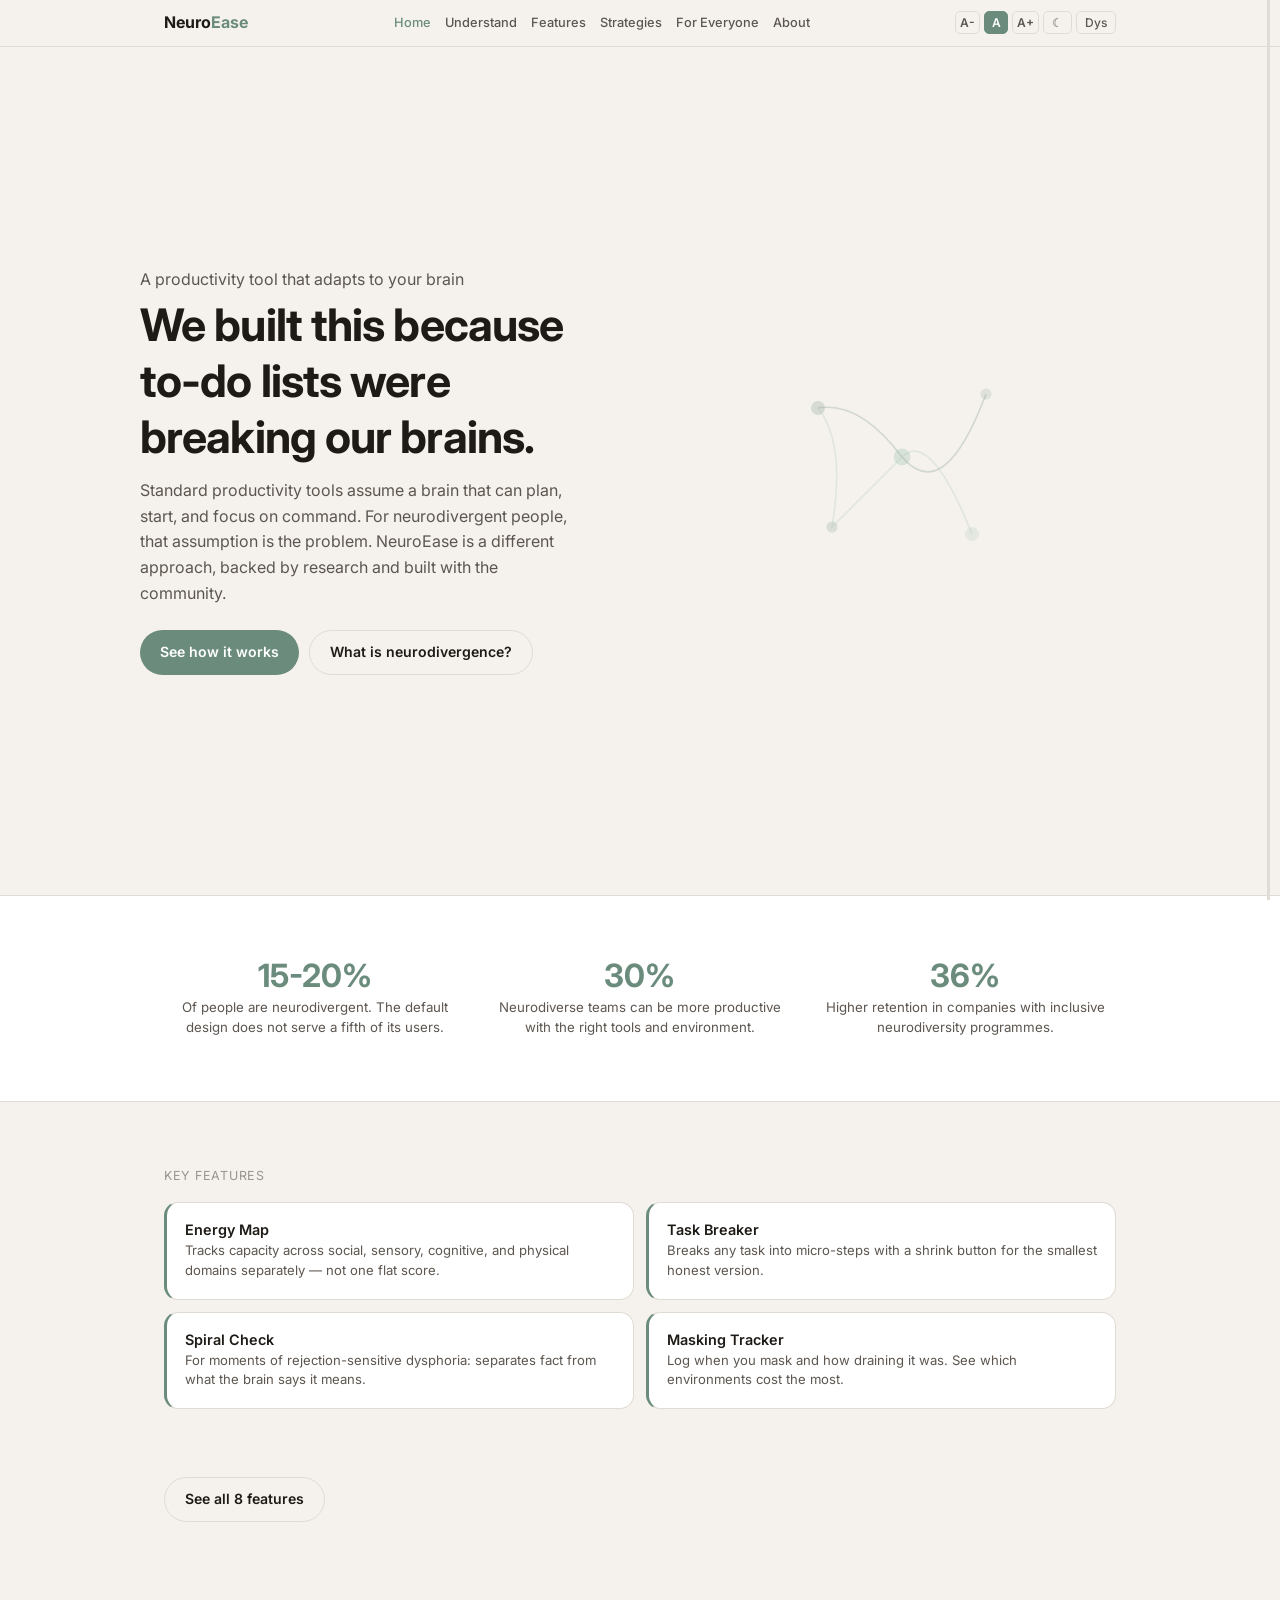
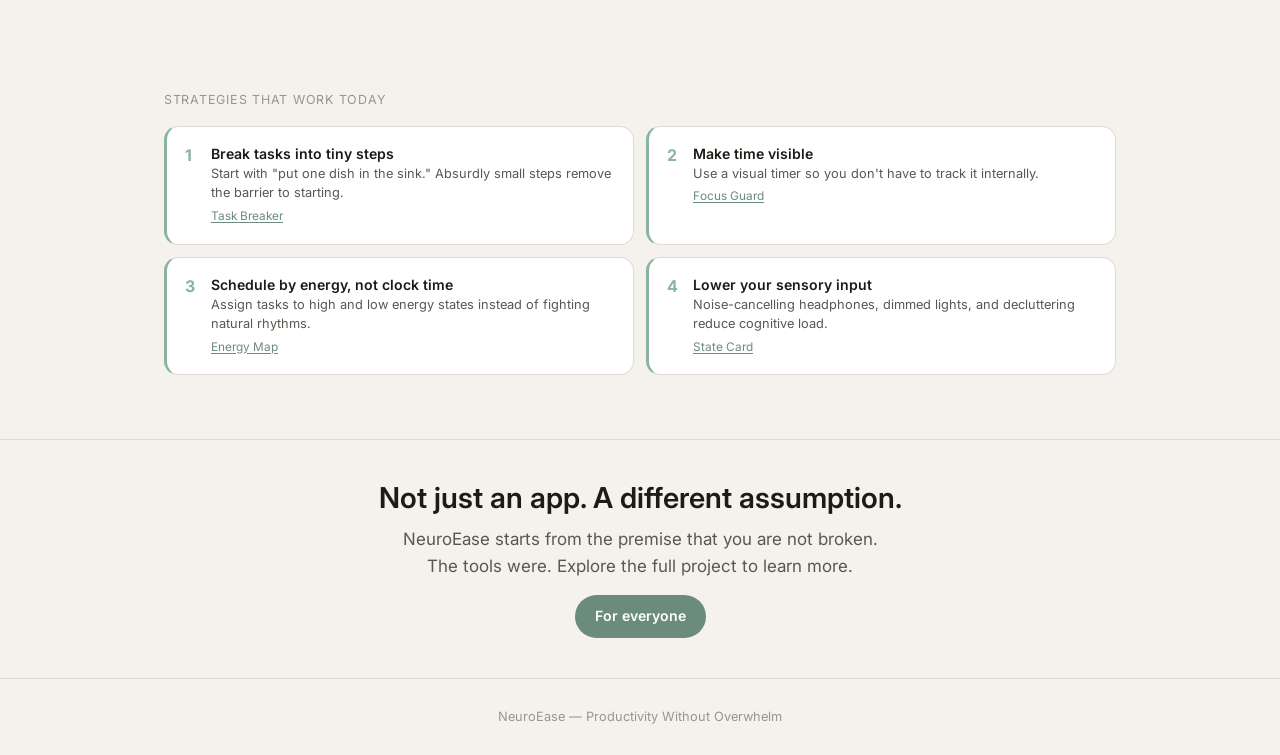
<file: index.html>
<!DOCTYPE html>
<html lang="en" data-theme="calm" data-size="a">
<head>
<meta charset="UTF-8">
<meta name="viewport" content="width=device-width, initial-scale=1.0">
<title>NeuroEase — Productivity Without Overwhelm</title>
<link rel="preconnect" href="https://fonts.googleapis.com">
<link href="https://fonts.googleapis.com/css2?family=Inter:wght@400;500;600;700&display=swap" rel="stylesheet">
<link rel="stylesheet" href="styles.css">
<style>
.hero{min-height:calc(100vh - 52px);display:flex;align-items:center;padding:48px 24px}
.hero-inner{display:grid;grid-template-columns:1fr 1fr;gap:48px;align-items:center;max-width:1000px;margin:0 auto;width:100%}
.hero h1{margin-bottom:12px;max-width:480px}
.hero p{font-size:1rem;margin-bottom:24px;color:var(--text-secondary);max-width:440px}
.hero-actions{display:flex;gap:10px}
.hero-illus{display:flex;align-items:center;justify-content:center}
.hero-illus svg{width:100%;max-width:280px;opacity:0.65}

.stats-preview{background:var(--surface);border-top:1px solid var(--hairline);border-bottom:1px solid var(--hairline)}
.stats-preview .container{display:grid;grid-template-columns:repeat(3,1fr);gap:24px}
.stats-preview .stat{text-align:center}
.stats-preview .stat .big{font-family:var(--font-display);font-weight:700;font-size:2rem;color:var(--accent);line-height:1}
.stats-preview .stat p{font-size:0.83rem;color:var(--text-secondary);margin-top:6px;line-height:1.5}

.preview-head{font-size:0.78rem;color:var(--text-muted);text-transform:uppercase;letter-spacing:0.06em;margin-bottom:16px}
.preview-grid{display:grid;grid-template-columns:1fr 1fr;gap:12px}
.preview-card{
  background:var(--surface);border-radius:var(--radius);
  border:1px solid var(--hairline);padding:18px;
  border-left:3px solid var(--accent);transition:transform .2s,box-shadow .2s
}
.preview-card:hover{transform:translateY(-3px);box-shadow:var(--shadow-md)}
.preview-card h3{font-size:0.9rem;margin-bottom:2px}
.preview-card p{font-size:0.82rem;color:var(--text-secondary);line-height:1.5}
.preview-card.s{display:flex;gap:10px;border-left-color:var(--accent-2)}
.preview-card.s .num{font-family:var(--font-display);font-weight:700;font-size:1rem;color:var(--accent-2);flex-shrink:0;width:16px;line-height:1.3}
.preview-card.s h3{font-size:0.88rem;margin-bottom:2px}
.preview-card.s p{font-size:0.8rem;color:var(--text-secondary)}
.preview-card.s .tie{font-size:0.74rem;color:var(--accent);margin-top:4px}
.closing-block{padding:40px 0;text-align:center}
.closing-block .btn{margin-top:16px}

.hero-illus svg{animation:float 4s ease-in-out infinite}
@keyframes float{0%,100%{transform:translateY(0)}50%{transform:translateY(-8px)}}

@media(max-width:700px){
  .hero-inner{grid-template-columns:1fr}
  .hero-illus{display:none}
  .hero{padding:32px 20px}
  .stats-preview .container{grid-template-columns:1fr}
  .preview-grid{grid-template-columns:1fr}
}
</style>
</head>
<body>

<header>
  <div class="header-inner">
    <div class="logo">Neuro<span>Ease</span></div>
    <nav class="nav-links">
      <a href="index.html" class="active">Home</a>
      <a href="understand.html">Understand</a>
      <a href="features.html">Features</a>
      <a href="strategies.html">Strategies</a>
      <a href="for-everyone.html">For Everyone</a>
      <a href="about.html">About</a>
    </nav>
    <div class="controls">
      <button class="ctrl-btn size-btn" data-size="sm" title="Smaller text">A-</button>
      <button class="ctrl-btn size-btn active" data-size="a" title="Default text">A</button>
      <button class="ctrl-btn size-btn" data-size="lg" title="Larger text">A+</button>
      <button class="ctrl-btn" id="themeToggle" title="Switch theme">&#9790;</button>
      <button class="ctrl-btn" id="dyslexiaToggle" title="Dyslexia-friendly font">Dys</button>
    </div>
  </div>
</header>

<section class="hero">
  <div class="hero-inner">
    <div>
      <p class="sm" style="margin-bottom:6px;">A productivity tool that adapts to your brain</p>
      <h1>We built this because to-do lists were breaking our brains.</h1>
      <p>Standard productivity tools assume a brain that can plan, start, and focus on command. For neurodivergent people, that assumption is the problem. NeuroEase is a different approach, backed by research and built with the community.</p>
      <div class="hero-actions">
        <a href="features.html" class="btn btn-primary">See how it works</a>
        <a href="understand.html" class="btn btn-outline">What is neurodivergence?</a>
      </div>
    </div>
    <div class="hero-illus">
      <svg viewBox="0 0 200 160" fill="none" xmlns="http://www.w3.org/2000/svg" aria-hidden="true">
        <circle cx="40" cy="35" r="5" fill="var(--accent)" opacity="0.35"/>
        <circle cx="160" cy="25" r="4" fill="var(--accent)" opacity="0.25"/>
        <circle cx="100" cy="70" r="6" fill="var(--accent-2)" opacity="0.4"/>
        <circle cx="50" cy="120" r="4" fill="var(--accent)" opacity="0.3"/>
        <circle cx="150" cy="125" r="5" fill="var(--accent-2)" opacity="0.25"/>
        <path d="M40 35 Q70 30 100 70 Q130 105 160 25" stroke="var(--accent)" stroke-width="1.2" fill="none" opacity="0.4"/>
        <path d="M40 35 Q60 60 50 120 Q80 90 100 70 Q120 50 150 125" stroke="var(--accent-2)" stroke-width="1.2" fill="none" opacity="0.3"/>
      </svg>
    </div>
  </div>
</section>

<section class="stats-preview">
  <div class="container">
    <div class="stat">
      <div class="big">15-20%</div>
      <p>Of people are neurodivergent. The default design does not serve a fifth of its users.</p>
    </div>
    <div class="stat">
      <div class="big">30%</div>
      <p>Neurodiverse teams can be more productive with the right tools and environment.</p>
    </div>
    <div class="stat">
      <div class="big">36%</div>
      <p>Higher retention in companies with inclusive neurodiversity programmes.</p>
    </div>
  </div>
</section>

<section>
  <div class="container">
    <p class="preview-head">Key features</p>
    <div class="preview-grid">
      <div class="preview-card reveal">
        <h3>Energy Map</h3>
        <p>Tracks capacity across social, sensory, cognitive, and physical domains separately — not one flat score.</p>
      </div>
      <div class="preview-card reveal">
        <h3>Task Breaker</h3>
        <p>Breaks any task into micro-steps with a shrink button for the smallest honest version.</p>
      </div>
      <div class="preview-card reveal">
        <h3>Spiral Check</h3>
        <p>For moments of rejection-sensitive dysphoria: separates fact from what the brain says it means.</p>
      </div>
      <div class="preview-card reveal">
        <h3>Masking Tracker</h3>
        <p>Log when you mask and how draining it was. See which environments cost the most.</p>
      </div>
    </div>
    <div class="closing-block" style="text-align:left;margin-top:12px;">
      <a href="features.html" class="btn btn-outline">See all 8 features</a>
    </div>
  </div>
</section>

<section>
  <div class="container">
    <p class="preview-head">Strategies that work today</p>
    <div class="preview-grid">
      <div class="preview-card s reveal">
        <div class="num">1</div>
        <div>
          <h3>Break tasks into tiny steps</h3>
          <p>Start with "put one dish in the sink." Absurdly small steps remove the barrier to starting.</p>
          <div class="tie"><a href="features.html">Task Breaker</a></div>
        </div>
      </div>
      <div class="preview-card s reveal">
        <div class="num">2</div>
        <div>
          <h3>Make time visible</h3>
          <p>Use a visual timer so you don't have to track it internally.</p>
          <div class="tie"><a href="features.html">Focus Guard</a></div>
        </div>
      </div>
      <div class="preview-card s reveal">
        <div class="num">3</div>
        <div>
          <h3>Schedule by energy, not clock time</h3>
          <p>Assign tasks to high and low energy states instead of fighting natural rhythms.</p>
          <div class="tie"><a href="features.html">Energy Map</a></div>
        </div>
      </div>
      <div class="preview-card s reveal">
        <div class="num">4</div>
        <div>
          <h3>Lower your sensory input</h3>
          <p>Noise-cancelling headphones, dimmed lights, and decluttering reduce cognitive load.</p>
          <div class="tie"><a href="features.html">State Card</a></div>
        </div>
      </div>
    </div>
  </div>
</section>

<section class="closing-block reveal" style="border-top:1px solid var(--hairline);">
  <div class="container">
    <h2>Not just an app. A different assumption.</h2>
    <p class="sub" style="margin:10px auto 0;max-width:500px;">NeuroEase starts from the premise that you are not broken. The tools were. Explore the full project to learn more.</p>
    <a href="for-everyone.html" class="btn btn-primary">For everyone</a>
  </div>
</section>

<footer><p>NeuroEase — Productivity Without Overwhelm</p></footer>

<div class="scroll-line" aria-hidden="true"><div class="scroll-line-fill" id="scrollFill"></div></div>

<script>
(function(){
  const html=document.documentElement;const key='neuroease';
  function load(){try{const d=JSON.parse(localStorage.getItem(key));if(d){if(d.theme)html.setAttribute('data-theme',d.theme);if(d.size)html.setAttribute('data-size',d.size);if(d.dyslexia)html.setAttribute('data-dyslexia',d.dyslexia);}}catch(e){}}
  function save(){try{localStorage.setItem(key,JSON.stringify({theme:html.getAttribute('data-theme'),size:html.getAttribute('data-size'),dyslexia:html.getAttribute('data-dyslexia')}));}catch(e){}}
  load();
  document.querySelectorAll('.size-btn').forEach(b=>{b.addEventListener('click',()=>{document.querySelectorAll('.size-btn').forEach(x=>x.classList.remove('active'));b.classList.add('active');html.setAttribute('data-size',b.dataset.size);save();});});
  const themeBtn=document.getElementById('themeToggle');themeBtn.addEventListener('click',()=>{const cur=html.getAttribute('data-theme');const next=cur==='calm'?'dark':'calm';html.setAttribute('data-theme',next);themeBtn.innerHTML=next==='calm'?'&#9790;':'&#9788;';save();});if(html.getAttribute('data-theme')==='dark')themeBtn.innerHTML='&#9788;';
  const dysBtn=document.getElementById('dyslexiaToggle');dysBtn.addEventListener('click',()=>{const cur=html.getAttribute('data-dyslexia');if(cur==='on'){html.removeAttribute('data-dyslexia');dysBtn.textContent='Dys';dysBtn.classList.remove('active')}else{html.setAttribute('data-dyslexia','on');dysBtn.textContent='Dys';dysBtn.classList.add('active')}save();});if(html.getAttribute('data-dyslexia')==='on')dysBtn.classList.add('active');
  const sz=html.getAttribute('data-size');if(sz){document.querySelectorAll('.size-btn').forEach(b=>b.classList.toggle('active',b.dataset.size===sz));}
  window.addEventListener('scroll',()=>{const h=document.documentElement.scrollHeight-window.innerHeight;if(h>0)document.getElementById('scrollFill').style.height=(window.scrollY/h*100)+'%';});
})();
</script>
<script src="neuroease.js"></script>
</body>
</html>
</file>
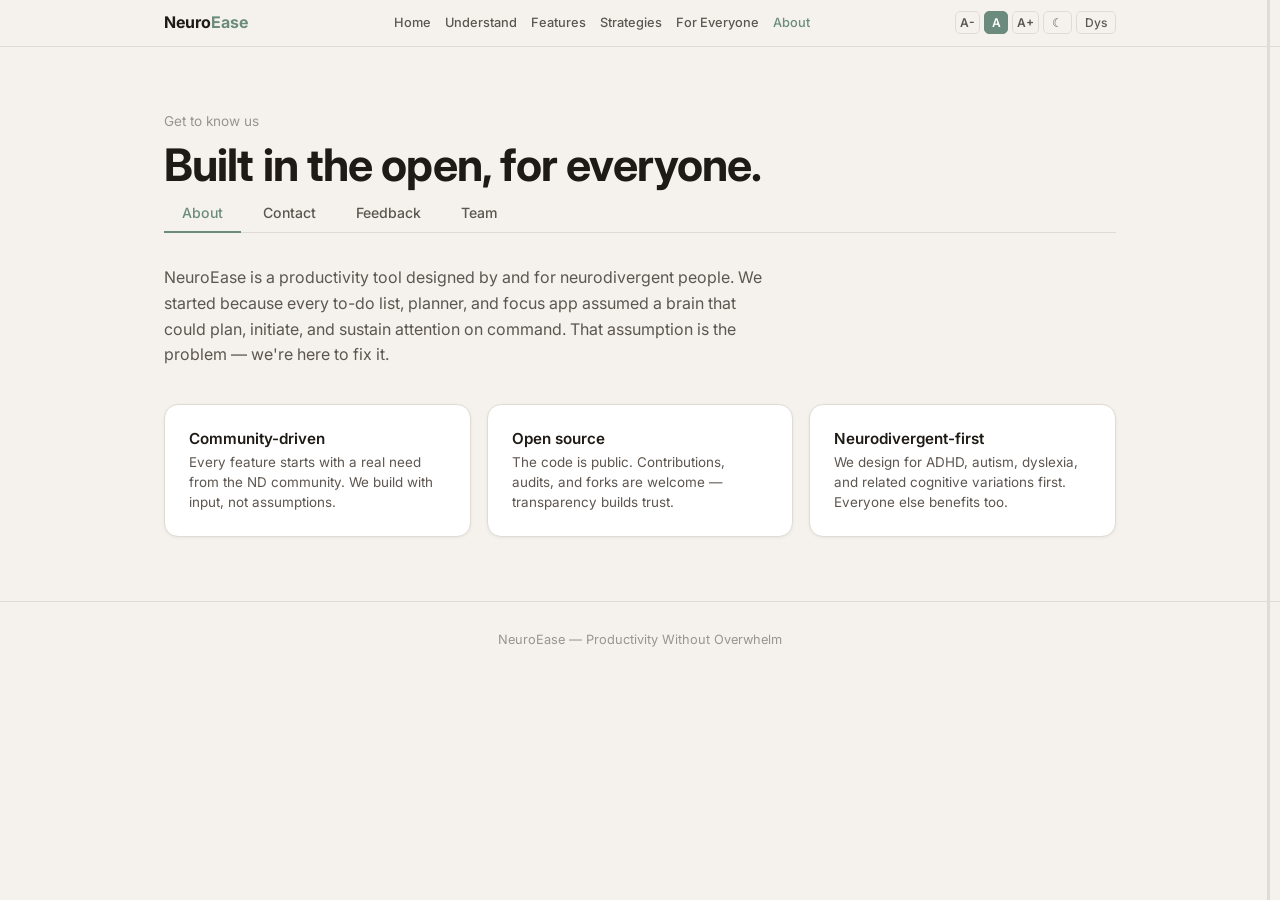
<file: about.html>
<!DOCTYPE html>
<html lang="en" data-theme="calm" data-size="a">
<head>
<meta charset="UTF-8">
<meta name="viewport" content="width=device-width, initial-scale=1.0">
<title>About — NeuroEase</title>
<link rel="preconnect" href="https://fonts.googleapis.com">
<link href="https://fonts.googleapis.com/css2?family=Inter:wght@400;500;600;700&display=swap" rel="stylesheet">
<link rel="stylesheet" href="styles.css">
<style>
.about-intro{max-width:600px;margin-bottom:36px}
.about-intro p{font-size:1rem;color:var(--text-secondary);line-height:1.6}

.tab-bar{display:flex;gap:4px;margin-bottom:0;border-bottom:1px solid var(--hairline);padding:0}
.tab-btn{
  padding:10px 18px;border:none;background:transparent;
  font-family:var(--font-body);font-size:0.88rem;font-weight:500;
  color:var(--text-secondary);cursor:pointer;
  border-bottom:2px solid transparent;margin-bottom:-1px;
  transition:color .2s,border-color .2s
}
.tab-btn:hover{color:var(--text)}
.tab-btn.active{color:var(--accent);border-bottom-color:var(--accent)}

.tab-panel{display:none;padding:32px 0 0;animation:tabIn .35s ease-out}
.tab-panel.active{display:block}
@keyframes tabIn{from{opacity:0;transform:translateY(8px)}to{opacity:1;transform:translateY(0)}}

.value-grid{display:grid;grid-template-columns:1fr 1fr 1fr;gap:16px;margin-top:20px}
.value-card{
  background:var(--surface);border-radius:var(--radius);border:1px solid var(--hairline);
  padding:24px;transition:transform .2s,box-shadow .2s;box-shadow:var(--shadow-sm)
}
.value-card:hover{transform:translateY(-3px);box-shadow:var(--shadow-md)}
.value-card h3{font-size:0.95rem;margin-bottom:4px}
.value-card p{font-size:0.84rem;color:var(--text-secondary);line-height:1.5}

.contact-split{display:grid;grid-template-columns:1fr 1fr;gap:16px;margin-top:20px}
.contact-card{
  background:var(--surface);border-radius:var(--radius);border:1px solid var(--hairline);
  padding:24px;box-shadow:var(--shadow-sm);transition:transform .2s,box-shadow .2s
}
.contact-card:hover{transform:translateY(-2px);box-shadow:var(--shadow-md)}
.contact-card h3{font-size:0.95rem;margin-bottom:4px}
.contact-card>p{font-size:0.84rem;color:var(--text-secondary);margin-bottom:14px;line-height:1.5}

.fg{margin-bottom:12px}
.fg label{display:block;font-size:0.78rem;font-weight:600;color:var(--text);margin-bottom:4px}
.fg input,.fg textarea{
  width:100%;padding:9px 12px;border-radius:var(--radius-sm);
  border:1px solid var(--hairline);background:var(--bg);
  font-family:var(--font-body);font-size:0.85rem;color:var(--text);
  transition:border-color .15s,box-shadow .15s
}
.fg input:focus,.fg textarea:focus{outline:none;border-color:var(--accent);box-shadow:0 0 0 2px rgba(107,140,124,0.15)}
.fg textarea{resize:vertical;min-height:70px}
.fsub{
  padding:8px 18px;border-radius:100px;border:none;
  background:var(--accent);color:#fff;cursor:pointer;
  font-family:var(--font-display);font-weight:600;font-size:0.82rem;
  transition:background .15s,transform .15s
}
.fsub:hover{background:var(--accent-hover);transform:translateY(-1px)}
.fnote{font-size:0.76rem;color:var(--text-muted);margin-top:6px;line-height:1.4}
.opt-out{font-size:0.76rem;color:var(--text-muted);font-style:italic;margin-top:4px}

.team-grid{display:grid;grid-template-columns:1fr 1fr;gap:14px;margin-top:20px}
.team-card{
  background:var(--surface);border-radius:var(--radius);border:1px solid var(--hairline);
  padding:22px;box-shadow:var(--shadow-sm);transition:transform .2s,box-shadow .2s
}
.team-card:hover{transform:translateY(-3px);box-shadow:var(--shadow-md)}
.team-card h3{font-size:0.93rem;margin-bottom:2px}
.team-card p{font-size:0.83rem;color:var(--text-secondary);line-height:1.5}
.team-cta{margin-top:24px;padding:24px;background:var(--surface);border-radius:var(--radius);border:1px solid var(--hairline);text-align:center}
.team-cta p{font-size:0.9rem;color:var(--text-secondary);margin-bottom:12px;line-height:1.5}

@media(max-width:700px){
  .value-grid{grid-template-columns:1fr}
  .contact-split{grid-template-columns:1fr}
  .team-grid{grid-template-columns:1fr}
  .tab-btn{padding:8px 12px;font-size:0.82rem}
}
</style>
</head>
<body>

<header>
  <div class="header-inner">
    <div class="logo">Neuro<span>Ease</span></div>
    <nav class="nav-links">
      <a href="index.html">Home</a>
      <a href="understand.html">Understand</a>
      <a href="features.html">Features</a>
      <a href="strategies.html">Strategies</a>
      <a href="for-everyone.html">For Everyone</a>
      <a href="about.html" class="active">About</a>
    </nav>
    <div class="controls">
      <button class="ctrl-btn size-btn" data-size="sm" title="Smaller text">A-</button>
      <button class="ctrl-btn size-btn active" data-size="a" title="Default text">A</button>
      <button class="ctrl-btn size-btn" data-size="lg" title="Larger text">A+</button>
      <button class="ctrl-btn" id="themeToggle" title="Switch theme">&#9790;</button>
      <button class="ctrl-btn" id="dyslexiaToggle" title="Dyslexia-friendly font">Dys</button>
    </div>
  </div>
</header>

<section>
  <div class="container">
    <p class="sm" style="margin-bottom:6px;">Get to know us</p>
    <h1>Built in the open, for everyone.</h1>

    <div class="tab-bar" role="tablist">
      <button class="tab-btn active" role="tab" data-tab="about" aria-selected="true">About</button>
      <button class="tab-btn" role="tab" data-tab="contact" aria-selected="false">Contact</button>
      <button class="tab-btn" role="tab" data-tab="feedback" aria-selected="false">Feedback</button>
      <button class="tab-btn" role="tab" data-tab="team" aria-selected="false">Team</button>
    </div>

    <div class="tab-panel active" id="tab-about" role="tabpanel">
      <div class="about-intro">
        <p>NeuroEase is a productivity tool designed by and for neurodivergent people. We started because every to-do list, planner, and focus app assumed a brain that could plan, initiate, and sustain attention on command. That assumption is the problem — we're here to fix it.</p>
      </div>
      <div class="value-grid">
        <div class="value-card reveal">
          <h3>Community-driven</h3>
          <p>Every feature starts with a real need from the ND community. We build with input, not assumptions.</p>
        </div>
        <div class="value-card reveal">
          <h3>Open source</h3>
          <p>The code is public. Contributions, audits, and forks are welcome — transparency builds trust.</p>
        </div>
        <div class="value-card reveal">
          <h3>Neurodivergent-first</h3>
          <p>We design for ADHD, autism, dyslexia, and related cognitive variations first. Everyone else benefits too.</p>
        </div>
      </div>
    </div>

    <div class="tab-panel" id="tab-contact" role="tabpanel">
      <div class="contact-split">
        <div class="contact-card reveal">
          <h3>Say hello</h3>
          <p>For general questions, partnerships, or press inquiries.</p>
          <form onsubmit="event.preventDefault(); alert('Thanks for reaching out. We reply within 5 business days.');">
            <div class="fg"><label for="name">Name</label><input type="text" id="name" placeholder="e.g. Alex"></div>
            <div class="fg"><label for="email">Email</label><input type="email" id="email" placeholder="you@example.com"></div>
            <div class="fg"><label for="msg">Message</label><textarea id="msg" placeholder="What would you like to say?"></textarea></div>
            <button type="submit" class="fsub">Send message</button>
          </form>
        </div>
        <div class="contact-card reveal">
          <h3>Anonymous contact</h3>
          <p>No name, no email — just send us your thoughts privately.</p>
          <form onsubmit="event.preventDefault(); alert('Anonymous message received.');">
            <div class="fg"><label for="anon-msg">Your message</label><textarea id="anon-msg" placeholder="Write anything, completely off the record."></textarea></div>
            <button type="submit" class="fsub">Send anonymously</button>
            <p class="opt-out">No data collected. No account needed.</p>
          </form>
        </div>
      </div>
    </div>

    <div class="tab-panel" id="tab-feedback" role="tabpanel">
      <div class="contact-split">
        <div class="contact-card reveal">
          <h3>Suggest a feature</h3>
          <p>Something missing? Something broken? Tell us what would make NeuroEase work better for you.</p>
          <form onsubmit="event.preventDefault(); alert('Suggestion received. We review everything within 2 weeks.');">
            <div class="fg"><label for="suggestion">Your suggestion</label><textarea id="suggestion" placeholder="Describe what you would change or add — the more detail the better."></textarea></div>
            <div class="fg"><label for="sug-email">Email (optional)</label><input type="email" id="sug-email" placeholder="Only if you want a reply"></div>
            <button type="submit" class="fsub">Submit suggestion</button>
            <p class="fnote">We review every suggestion within 2 weeks.</p>
          </form>
        </div>
        <div class="contact-card reveal">
          <h3>Anonymous feedback</h3>
          <p>No account, no login, no data collection. Just honest feedback about anything.</p>
          <form onsubmit="event.preventDefault(); alert('Feedback received. Thank you.');">
            <div class="fg"><label for="fb">Your feedback</label><textarea id="fb" placeholder="What works? What does not? What confuses you?"></textarea></div>
            <button type="submit" class="fsub">Send feedback</button>
            <p class="opt-out">Completely anonymous. No data collected.</p>
          </form>
        </div>
      </div>
    </div>

    <div class="tab-panel" id="tab-team" role="tabpanel">
      <p class="sub" style="margin-bottom:20px;">NeuroEase is built by a distributed team of neurodivergent people who believe productivity tools should adapt to brains, not the other way around.</p>
      <div class="team-grid">
        <div class="team-card reveal">
          <h3>Developers</h3>
          <p>Frontend, backend, and accessibility engineers who build for cognitive diversity from the ground up.</p>
        </div>
        <div class="team-card reveal">
          <h3>Designers</h3>
          <p>UX and visual designers who prioritise clarity, calm, and customisability over trends.</p>
        </div>
        <div class="team-card reveal">
          <h3>Researchers</h3>
          <p>Community-backed research into executive dysfunction, sensory processing, and neurodivergent user needs.</p>
        </div>
        <div class="team-card reveal">
          <h3>Writers</h3>
          <p>Plain-language content that respects your attention and never pathologises neurodivergence.</p>
        </div>
      </div>
      <div class="team-cta reveal">
        <p>Want to help build better tools for your own community? We are looking for neurodivergent contributors who care about accessibility, research, and design.</p>
        <a href="mailto:hello@neuroease.dev" class="btn btn-primary">Apply now</a>
      </div>
    </div>
  </div>
</section>

<footer><p>NeuroEase — Productivity Without Overwhelm</p></footer>

<div class="scroll-line" aria-hidden="true"><div class="scroll-line-fill" id="scrollFill"></div></div>

<script>
(function(){
  const html=document.documentElement;const key='neuroease';
  function load(){try{const d=JSON.parse(localStorage.getItem(key));if(d){if(d.theme)html.setAttribute('data-theme',d.theme);if(d.size)html.setAttribute('data-size',d.size);if(d.dyslexia)html.setAttribute('data-dyslexia',d.dyslexia);}}catch(e){}}
  function save(){try{localStorage.setItem(key,JSON.stringify({theme:html.getAttribute('data-theme'),size:html.getAttribute('data-size'),dyslexia:html.getAttribute('data-dyslexia')}));}catch(e){}}
  load();

  document.querySelectorAll('.size-btn').forEach(b=>{b.addEventListener('click',()=>{document.querySelectorAll('.size-btn').forEach(x=>x.classList.remove('active'));b.classList.add('active');html.setAttribute('data-size',b.dataset.size);save();});});

  const themeBtn=document.getElementById('themeToggle');
  themeBtn.addEventListener('click',()=>{const cur=html.getAttribute('data-theme');const next=cur==='calm'?'dark':'calm';html.setAttribute('data-theme',next);themeBtn.innerHTML=next==='calm'?'&#9790;':'&#9788;';save();});
  if(html.getAttribute('data-theme')==='dark')themeBtn.innerHTML='&#9788;';

  const dysBtn=document.getElementById('dyslexiaToggle');
  dysBtn.addEventListener('click',()=>{const cur=html.getAttribute('data-dyslexia');if(cur==='on'){html.removeAttribute('data-dyslexia');dysBtn.textContent='Dys';dysBtn.classList.remove('active')}else{html.setAttribute('data-dyslexia','on');dysBtn.textContent='Dys';dysBtn.classList.add('active')}save();});
  if(html.getAttribute('data-dyslexia')==='on')dysBtn.classList.add('active');

  const sz=html.getAttribute('data-size');if(sz){document.querySelectorAll('.size-btn').forEach(b=>b.classList.toggle('active',b.dataset.size===sz));}

  const tabs=document.querySelectorAll('.tab-btn');
  const panels={about:document.getElementById('tab-about'),contact:document.getElementById('tab-contact'),feedback:document.getElementById('tab-feedback'),team:document.getElementById('tab-team')};
  tabs.forEach(t=>{t.addEventListener('click',()=>{tabs.forEach(x=>{x.classList.remove('active');x.setAttribute('aria-selected','false')});t.classList.add('active');t.setAttribute('aria-selected','true');Object.values(panels).forEach(p=>p.classList.remove('active'));const panel=panels[t.dataset.tab];if(panel){panel.classList.add('active');panel.style.animation='none';requestAnimationFrame(()=>{panel.style.animation=''});}});});

  window.addEventListener('scroll',()=>{const h=document.documentElement.scrollHeight-window.innerHeight;if(h>0)document.getElementById('scrollFill').style.height=(window.scrollY/h*100)+'%';});
})();
</script>
<script src="neuroease.js"></script>
</body>
</html>
</file>
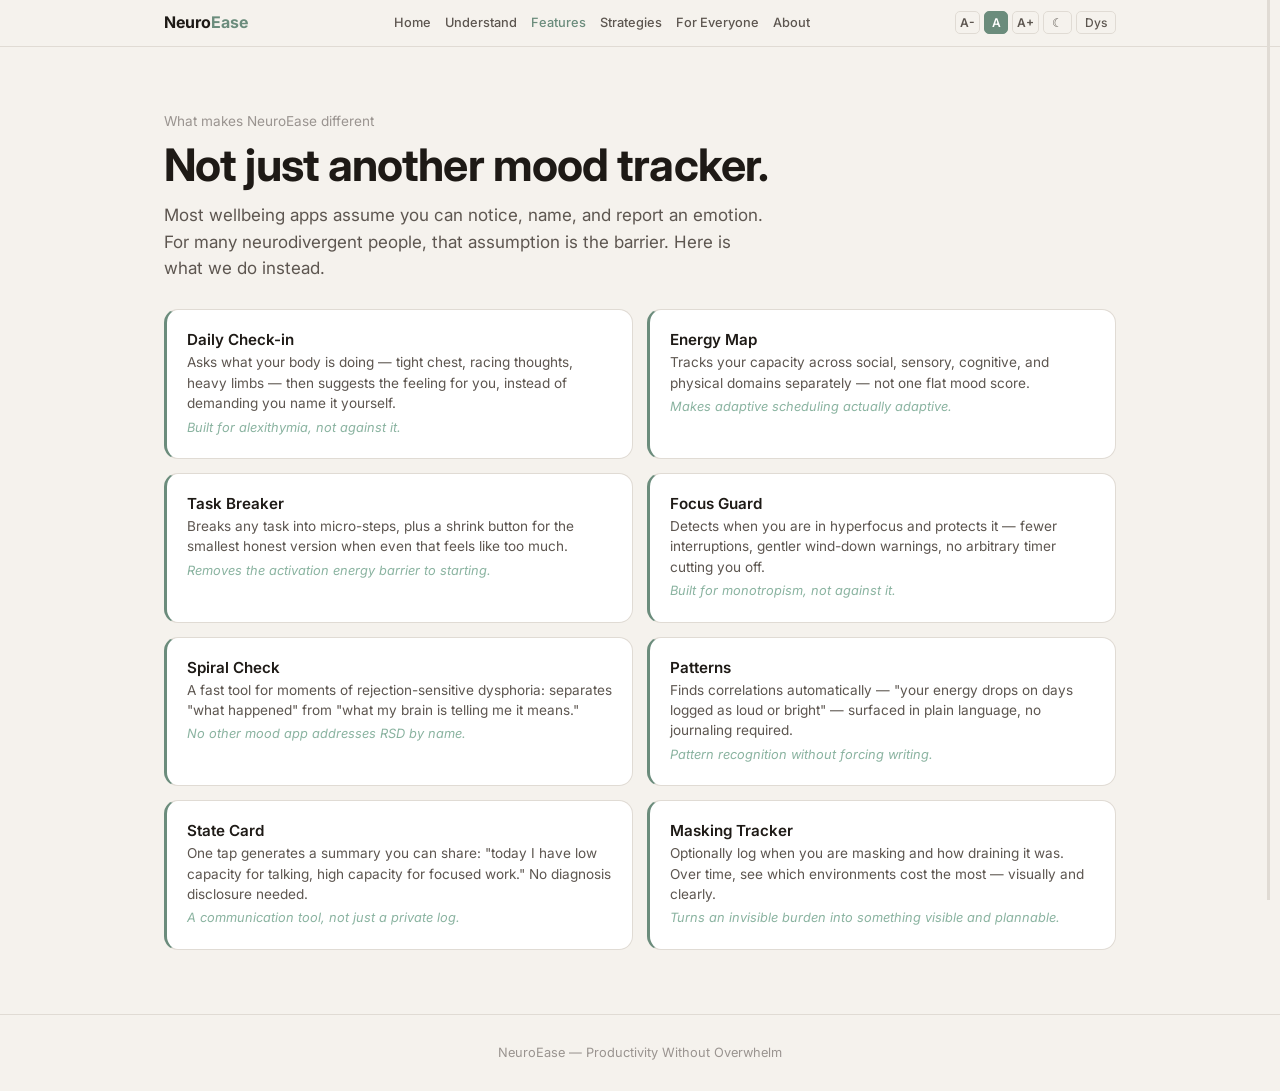
<file: features.html>
<!DOCTYPE html>
<html lang="en" data-theme="calm" data-size="a">
<head>
<meta charset="UTF-8">
<meta name="viewport" content="width=device-width, initial-scale=1.0">
<title>Features — NeuroEase</title>
<link rel="preconnect" href="https://fonts.googleapis.com">
<link href="https://fonts.googleapis.com/css2?family=Inter:wght@400;500;600;700&display=swap" rel="stylesheet">
<link rel="stylesheet" href="styles.css">
<style>
.features-grid{display:grid;grid-template-columns:1fr 1fr;gap:14px;margin-top:28px}
.feature-card{
  background:var(--surface);border-radius:var(--radius);
  border:1px solid var(--hairline);padding:20px;
  border-left:3px solid var(--accent);
  transition:transform .2s,box-shadow .2s
}
.feature-card:hover{transform:translateY(-3px);box-shadow:var(--shadow-md)}
.feature-card h3{font-size:0.95rem;margin-bottom:3px}
.feature-card .what{font-size:0.85rem;color:var(--text-secondary);margin-bottom:4px;line-height:1.5}
.feature-card .why{font-size:0.8rem;color:var(--accent-2);font-style:italic}
@media(max-width:700px){.features-grid{grid-template-columns:1fr}}
</style>
</head>
<body>

<header>
  <div class="header-inner">
    <div class="logo">Neuro<span>Ease</span></div>
    <nav class="nav-links">
      <a href="index.html">Home</a>
      <a href="understand.html">Understand</a>
      <a href="features.html" class="active">Features</a>
      <a href="strategies.html">Strategies</a>
      <a href="for-everyone.html">For Everyone</a>
      <a href="about.html">About</a>
    </nav>
    <div class="controls">
      <button class="ctrl-btn size-btn" data-size="sm" title="Smaller text">A-</button>
      <button class="ctrl-btn size-btn active" data-size="a" title="Default text">A</button>
      <button class="ctrl-btn size-btn" data-size="lg" title="Larger text">A+</button>
      <button class="ctrl-btn" id="themeToggle" title="Switch theme">&#9790;</button>
      <button class="ctrl-btn" id="dyslexiaToggle" title="Dyslexia-friendly font">Dys</button>
    </div>
  </div>
</header>

<section>
  <div class="container">
    <p class="sm" style="margin-bottom:6px;">What makes NeuroEase different</p>
    <h1>Not just another mood tracker.</h1>
    <p class="sub" style="margin-top:8px;">Most wellbeing apps assume you can notice, name, and report an emotion. For many neurodivergent people, that assumption is the barrier. Here is what we do instead.</p>

    <div class="features-grid">
      <div class="feature-card reveal">
        <h3>Daily Check-in</h3>
        <p class="what">Asks what your body is doing — tight chest, racing thoughts, heavy limbs — then suggests the feeling for you, instead of demanding you name it yourself.</p>
        <p class="why">Built for alexithymia, not against it.</p>
      </div>
      <div class="feature-card reveal">
        <h3>Energy Map</h3>
        <p class="what">Tracks your capacity across social, sensory, cognitive, and physical domains separately — not one flat mood score.</p>
        <p class="why">Makes adaptive scheduling actually adaptive.</p>
      </div>
      <div class="feature-card reveal">
        <h3>Task Breaker</h3>
        <p class="what">Breaks any task into micro-steps, plus a shrink button for the smallest honest version when even that feels like too much.</p>
        <p class="why">Removes the activation energy barrier to starting.</p>
      </div>
      <div class="feature-card reveal">
        <h3>Focus Guard</h3>
        <p class="what">Detects when you are in hyperfocus and protects it — fewer interruptions, gentler wind-down warnings, no arbitrary timer cutting you off.</p>
        <p class="why">Built for monotropism, not against it.</p>
      </div>
      <div class="feature-card reveal">
        <h3>Spiral Check</h3>
        <p class="what">A fast tool for moments of rejection-sensitive dysphoria: separates "what happened" from "what my brain is telling me it means."</p>
        <p class="why">No other mood app addresses RSD by name.</p>
      </div>
      <div class="feature-card reveal">
        <h3>Patterns</h3>
        <p class="what">Finds correlations automatically — "your energy drops on days logged as loud or bright" — surfaced in plain language, no journaling required.</p>
        <p class="why">Pattern recognition without forcing writing.</p>
      </div>
      <div class="feature-card reveal">
        <h3>State Card</h3>
        <p class="what">One tap generates a summary you can share: "today I have low capacity for talking, high capacity for focused work." No diagnosis disclosure needed.</p>
        <p class="why">A communication tool, not just a private log.</p>
      </div>
      <div class="feature-card reveal">
        <h3>Masking Tracker</h3>
        <p class="what">Optionally log when you are masking and how draining it was. Over time, see which environments cost the most — visually and clearly.</p>
        <p class="why">Turns an invisible burden into something visible and plannable.</p>
      </div>
    </div>
  </div>
</section>

<footer><p>NeuroEase — Productivity Without Overwhelm</p></footer>

<div class="scroll-line" aria-hidden="true"><div class="scroll-line-fill" id="scrollFill"></div></div>

<script>
(function(){
  const html=document.documentElement;const key='neuroease';
  function load(){try{const d=JSON.parse(localStorage.getItem(key));if(d){if(d.theme)html.setAttribute('data-theme',d.theme);if(d.size)html.setAttribute('data-size',d.size);if(d.dyslexia)html.setAttribute('data-dyslexia',d.dyslexia);}}catch(e){}}
  function save(){try{localStorage.setItem(key,JSON.stringify({theme:html.getAttribute('data-theme'),size:html.getAttribute('data-size'),dyslexia:html.getAttribute('data-dyslexia')}));}catch(e){}}
  load();
  document.querySelectorAll('.size-btn').forEach(b=>{b.addEventListener('click',()=>{document.querySelectorAll('.size-btn').forEach(x=>x.classList.remove('active'));b.classList.add('active');html.setAttribute('data-size',b.dataset.size);save();});});
  const themeBtn=document.getElementById('themeToggle');themeBtn.addEventListener('click',()=>{const cur=html.getAttribute('data-theme');const next=cur==='calm'?'dark':'calm';html.setAttribute('data-theme',next);themeBtn.innerHTML=next==='calm'?'&#9790;':'&#9788;';save();});if(html.getAttribute('data-theme')==='dark')themeBtn.innerHTML='&#9788;';
  const dysBtn=document.getElementById('dyslexiaToggle');dysBtn.addEventListener('click',()=>{const cur=html.getAttribute('data-dyslexia');if(cur==='on'){html.removeAttribute('data-dyslexia');dysBtn.textContent='Dys';dysBtn.classList.remove('active')}else{html.setAttribute('data-dyslexia','on');dysBtn.textContent='Dys';dysBtn.classList.add('active')}save();});if(html.getAttribute('data-dyslexia')==='on')dysBtn.classList.add('active');
  const sz=html.getAttribute('data-size');if(sz){document.querySelectorAll('.size-btn').forEach(b=>b.classList.toggle('active',b.dataset.size===sz));}
  window.addEventListener('scroll',()=>{const h=document.documentElement.scrollHeight-window.innerHeight;if(h>0)document.getElementById('scrollFill').style.height=(window.scrollY/h*100)+'%';});
})();
</script>
<script src="neuroease.js"></script>
</body>
</html>
</file>
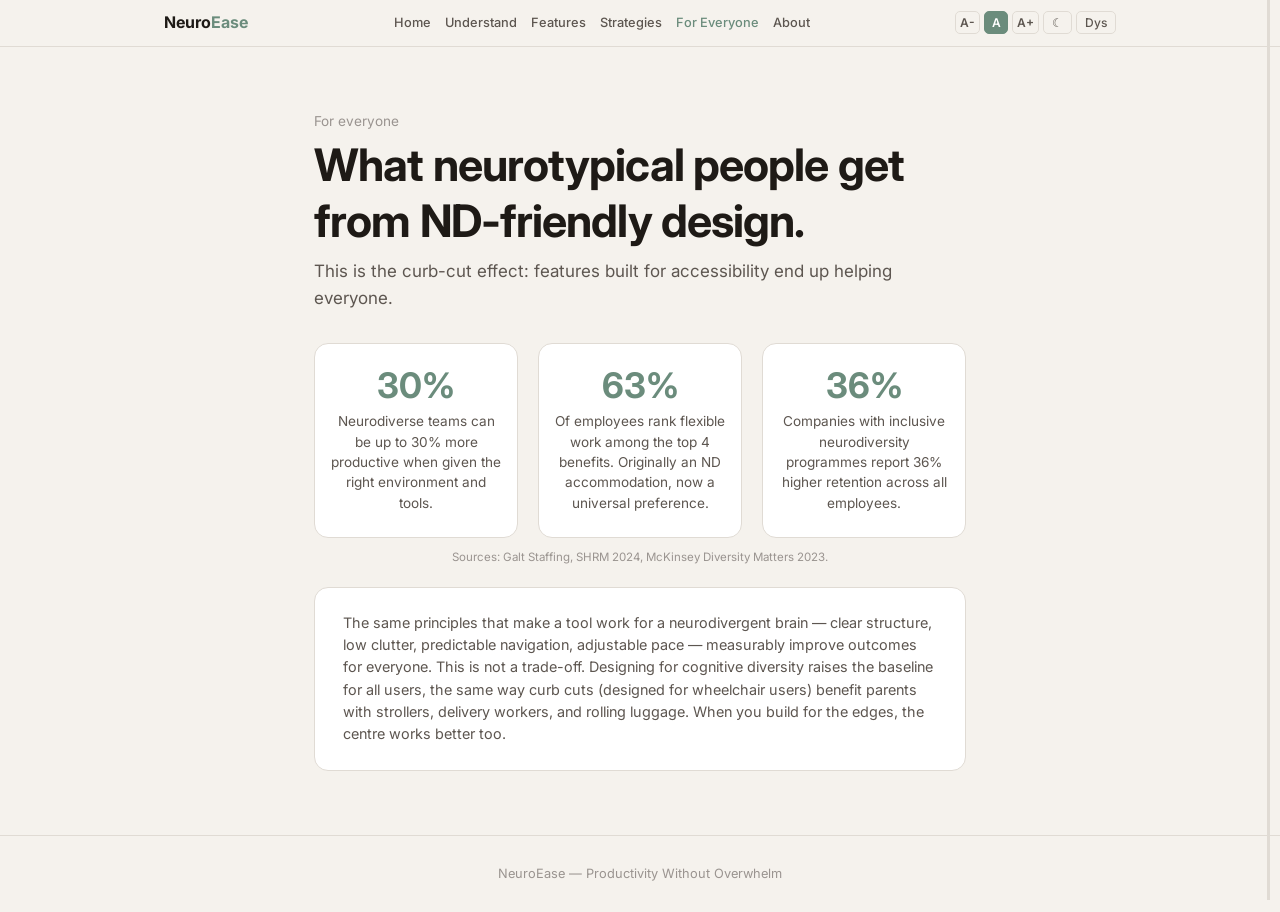
<file: for-everyone.html>
<!DOCTYPE html>
<html lang="en" data-theme="calm" data-size="a">
<head>
<meta charset="UTF-8">
<meta name="viewport" content="width=device-width, initial-scale=1.0">
<title>For Everyone — NeuroEase</title>
<link rel="preconnect" href="https://fonts.googleapis.com">
<link href="https://fonts.googleapis.com/css2?family=Inter:wght@400;500;600;700&display=swap" rel="stylesheet">
<link rel="stylesheet" href="styles.css">
<style>
.container{max-width:700px}
.stats-grid{display:grid;grid-template-columns:repeat(3,1fr);gap:20px;margin-top:32px}
.stat-card{
  text-align:center;padding:24px 16px;background:var(--surface);
  border-radius:var(--radius);border:1px solid var(--hairline);
  transition:transform .2s,box-shadow .2s
}
.stat-card:hover{transform:translateY(-3px);box-shadow:var(--shadow-md)}
.stat-card .big{font-family:var(--font-display);font-weight:700;font-size:2.2rem;color:var(--accent);line-height:1}
.stat-card p{font-size:0.85rem;color:var(--text-secondary);margin-top:8px;line-height:1.5}
.closing{margin-top:20px;padding:24px 28px;background:var(--surface);border-radius:var(--radius);border:1px solid var(--hairline)}
.closing p{font-size:0.9rem;color:var(--text-secondary);line-height:1.55}
.stat-src{font-size:0.72rem;color:var(--text-muted);text-align:center;margin-top:10px}
@media(max-width:700px){.stats-grid{grid-template-columns:1fr}}
</style>
</head>
<body>

<header>
  <div class="header-inner">
    <div class="logo">Neuro<span>Ease</span></div>
    <nav class="nav-links">
      <a href="index.html">Home</a>
      <a href="understand.html">Understand</a>
      <a href="features.html">Features</a>
      <a href="strategies.html">Strategies</a>
      <a href="for-everyone.html" class="active">For Everyone</a>
      <a href="about.html">About</a>
    </nav>
    <div class="controls">
      <button class="ctrl-btn size-btn" data-size="sm" title="Smaller text">A-</button>
      <button class="ctrl-btn size-btn active" data-size="a" title="Default text">A</button>
      <button class="ctrl-btn size-btn" data-size="lg" title="Larger text">A+</button>
      <button class="ctrl-btn" id="themeToggle" title="Switch theme">&#9790;</button>
      <button class="ctrl-btn" id="dyslexiaToggle" title="Dyslexia-friendly font">Dys</button>
    </div>
  </div>
</header>

<section>
  <div class="container">
    <p class="sm" style="margin-bottom:6px;">For everyone</p>
    <h1>What neurotypical people get from ND-friendly design.</h1>
    <p class="sub" style="margin-top:8px;">This is the curb-cut effect: features built for accessibility end up helping everyone.</p>

    <div class="stats-grid">
      <div class="stat-card reveal">
        <div class="big">30%</div>
        <p>Neurodiverse teams can be up to 30% more productive when given the right environment and tools.</p>
      </div>
      <div class="stat-card reveal">
        <div class="big">63%</div>
        <p>Of employees rank flexible work among the top 4 benefits. Originally an ND accommodation, now a universal preference.</p>
      </div>
      <div class="stat-card reveal">
        <div class="big">36%</div>
        <p>Companies with inclusive neurodiversity programmes report 36% higher retention across all employees.</p>
      </div>
    </div>
    <div class="stat-src">Sources: Galt Staffing, SHRM 2024, McKinsey Diversity Matters 2023.</div>

    <div class="closing reveal">
      <p>The same principles that make a tool work for a neurodivergent brain — clear structure, low clutter, predictable navigation, adjustable pace — measurably improve outcomes for everyone. This is not a trade-off. Designing for cognitive diversity raises the baseline for all users, the same way curb cuts (designed for wheelchair users) benefit parents with strollers, delivery workers, and rolling luggage. When you build for the edges, the centre works better too.</p>
    </div>
  </div>
</section>

<footer><p>NeuroEase — Productivity Without Overwhelm</p></footer>

<div class="scroll-line" aria-hidden="true"><div class="scroll-line-fill" id="scrollFill"></div></div>

<script>
(function(){
  const html=document.documentElement;const key='neuroease';
  function load(){try{const d=JSON.parse(localStorage.getItem(key));if(d){if(d.theme)html.setAttribute('data-theme',d.theme);if(d.size)html.setAttribute('data-size',d.size);if(d.dyslexia)html.setAttribute('data-dyslexia',d.dyslexia);}}catch(e){}}
  function save(){try{localStorage.setItem(key,JSON.stringify({theme:html.getAttribute('data-theme'),size:html.getAttribute('data-size'),dyslexia:html.getAttribute('data-dyslexia')}));}catch(e){}}
  load();
  document.querySelectorAll('.size-btn').forEach(b=>{b.addEventListener('click',()=>{document.querySelectorAll('.size-btn').forEach(x=>x.classList.remove('active'));b.classList.add('active');html.setAttribute('data-size',b.dataset.size);save();});});
  const themeBtn=document.getElementById('themeToggle');themeBtn.addEventListener('click',()=>{const cur=html.getAttribute('data-theme');const next=cur==='calm'?'dark':'calm';html.setAttribute('data-theme',next);themeBtn.innerHTML=next==='calm'?'&#9790;':'&#9788;';save();});if(html.getAttribute('data-theme')==='dark')themeBtn.innerHTML='&#9788;';
  const dysBtn=document.getElementById('dyslexiaToggle');dysBtn.addEventListener('click',()=>{const cur=html.getAttribute('data-dyslexia');if(cur==='on'){html.removeAttribute('data-dyslexia');dysBtn.textContent='Dys';dysBtn.classList.remove('active')}else{html.setAttribute('data-dyslexia','on');dysBtn.textContent='Dys';dysBtn.classList.add('active')}save();});if(html.getAttribute('data-dyslexia')==='on')dysBtn.classList.add('active');
  const sz=html.getAttribute('data-size');if(sz){document.querySelectorAll('.size-btn').forEach(b=>b.classList.toggle('active',b.dataset.size===sz));}
  window.addEventListener('scroll',()=>{const h=document.documentElement.scrollHeight-window.innerHeight;if(h>0)document.getElementById('scrollFill').style.height=(window.scrollY/h*100)+'%';});
})();
</script>
<script src="neuroease.js"></script>
</body>
</html>
</file>
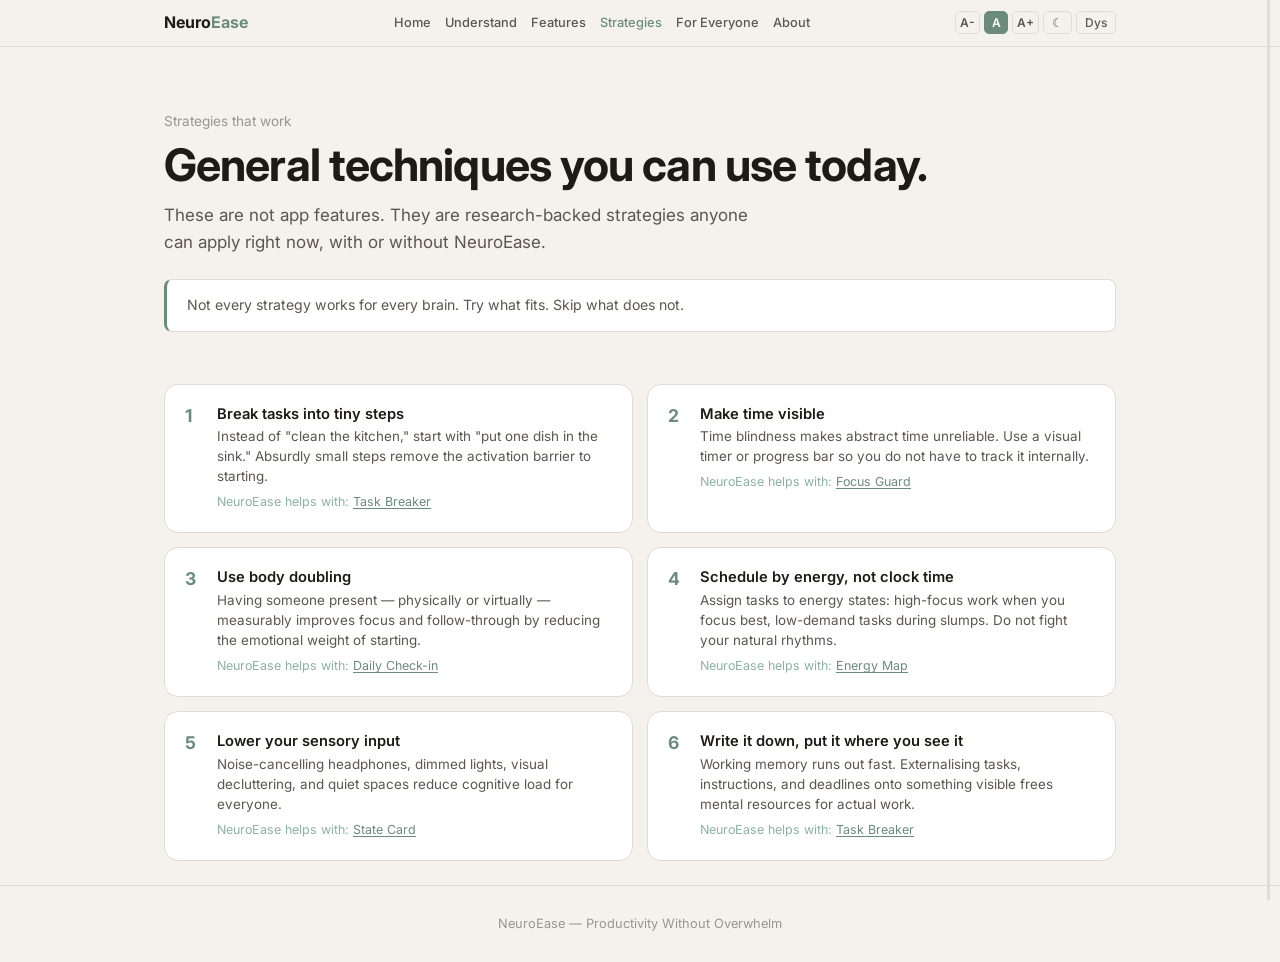
<file: strategies.html>
<!DOCTYPE html>
<html lang="en" data-theme="calm" data-size="a">
<head>
<meta charset="UTF-8">
<meta name="viewport" content="width=device-width, initial-scale=1.0">
<title>Strategies — NeuroEase</title>
<link rel="preconnect" href="https://fonts.googleapis.com">
<link href="https://fonts.googleapis.com/css2?family=Inter:wght@400;500;600;700&display=swap" rel="stylesheet">
<link rel="stylesheet" href="styles.css">
<style>
.strategies-grid{display:grid;grid-template-columns:1fr 1fr;gap:14px;margin-top:28px}
.strategy-card{
  background:var(--surface);border-radius:var(--radius);
  border:1px solid var(--hairline);padding:20px;
  display:flex;gap:12px;
  transition:transform .2s,box-shadow .2s
}
.strategy-card:hover{transform:translateY(-3px);box-shadow:var(--shadow-md)}
.strategy-card .num{font-family:var(--font-display);font-weight:700;font-size:1.1rem;color:var(--accent);flex-shrink:0;width:20px;line-height:1.3}
.strategy-card h3{font-size:0.92rem;margin-bottom:3px}
.strategy-card p{font-size:0.84rem;color:var(--text-secondary);line-height:1.5}
.strategy-card .tie{font-size:0.78rem;color:var(--accent-2);margin-top:6px}
.strategy-card .tie a{font-size:0.78rem}
.note{margin-top:20px;padding:14px 20px;background:var(--surface);border-radius:var(--radius-sm);border:1px solid var(--hairline);text-align:center;font-size:0.88rem;color:var(--text-secondary)}
@media(max-width:700px){.strategies-grid{grid-template-columns:1fr}}
</style>
</head>
<body>

<header>
  <div class="header-inner">
    <div class="logo">Neuro<span>Ease</span></div>
    <nav class="nav-links">
      <a href="index.html">Home</a>
      <a href="understand.html">Understand</a>
      <a href="features.html">Features</a>
      <a href="strategies.html" class="active">Strategies</a>
      <a href="for-everyone.html">For Everyone</a>
      <a href="about.html">About</a>
    </nav>
    <div class="controls">
      <button class="ctrl-btn size-btn" data-size="sm" title="Smaller text">A-</button>
      <button class="ctrl-btn size-btn active" data-size="a" title="Default text">A</button>
      <button class="ctrl-btn size-btn" data-size="lg" title="Larger text">A+</button>
      <button class="ctrl-btn" id="themeToggle" title="Switch theme">&#9790;</button>
      <button class="ctrl-btn" id="dyslexiaToggle" title="Dyslexia-friendly font">Dys</button>
    </div>
  </div>
</header>

<div class="container" style="padding-top:64px;">
  <p class="sm" style="margin-bottom:6px;">Strategies that work</p>
  <h1>General techniques you can use today.</h1>
  <p class="sub" style="margin-top:8px;">These are not app features. They are research-backed strategies anyone can apply right now, with or without NeuroEase.</p>

  <div class="note" style="text-align:left;border-left:3px solid var(--accent);margin-top:24px;margin-bottom:0;">
    Not every strategy works for every brain. Try what fits. Skip what does not.
  </div>

<section style="padding:24px 0;">
  <div class="strategies-grid">
    <div class="strategy-card reveal">
        <div class="num">1</div>
      <div>
        <h3>Break tasks into tiny steps</h3>
        <p>Instead of "clean the kitchen," start with "put one dish in the sink." Absurdly small steps remove the activation barrier to starting.</p>
        <div class="tie">NeuroEase helps with: <a href="features.html">Task Breaker</a></div>
      </div>
    </div>
    <div class="strategy-card reveal">
        <div class="num">2</div>
      <div>
        <h3>Make time visible</h3>
        <p>Time blindness makes abstract time unreliable. Use a visual timer or progress bar so you do not have to track it internally.</p>
        <div class="tie">NeuroEase helps with: <a href="features.html">Focus Guard</a></div>
      </div>
    </div>
    <div class="strategy-card reveal">
        <div class="num">3</div>
      <div>
        <h3>Use body doubling</h3>
        <p>Having someone present — physically or virtually — measurably improves focus and follow-through by reducing the emotional weight of starting.</p>
        <div class="tie">NeuroEase helps with: <a href="features.html">Daily Check-in</a></div>
      </div>
    </div>
    <div class="strategy-card reveal">
        <div class="num">4</div>
      <div>
        <h3>Schedule by energy, not clock time</h3>
        <p>Assign tasks to energy states: high-focus work when you focus best, low-demand tasks during slumps. Do not fight your natural rhythms.</p>
        <div class="tie">NeuroEase helps with: <a href="features.html">Energy Map</a></div>
      </div>
    </div>
    <div class="strategy-card reveal">
        <div class="num">5</div>
      <div>
        <h3>Lower your sensory input</h3>
        <p>Noise-cancelling headphones, dimmed lights, visual decluttering, and quiet spaces reduce cognitive load for everyone.</p>
        <div class="tie">NeuroEase helps with: <a href="features.html">State Card</a></div>
      </div>
    </div>
    <div class="strategy-card reveal">
        <div class="num">6</div>
      <div>
        <h3>Write it down, put it where you see it</h3>
        <p>Working memory runs out fast. Externalising tasks, instructions, and deadlines onto something visible frees mental resources for actual work.</p>
        <div class="tie">NeuroEase helps with: <a href="features.html">Task Breaker</a></div>
      </div>
    </div>
  </div>
</section>
</div>

<footer><p>NeuroEase — Productivity Without Overwhelm</p></footer>

<div class="scroll-line" aria-hidden="true"><div class="scroll-line-fill" id="scrollFill"></div></div>

<script>
(function(){
  const html=document.documentElement;const key='neuroease';
  function load(){try{const d=JSON.parse(localStorage.getItem(key));if(d){if(d.theme)html.setAttribute('data-theme',d.theme);if(d.size)html.setAttribute('data-size',d.size);if(d.dyslexia)html.setAttribute('data-dyslexia',d.dyslexia);}}catch(e){}}
  function save(){try{localStorage.setItem(key,JSON.stringify({theme:html.getAttribute('data-theme'),size:html.getAttribute('data-size'),dyslexia:html.getAttribute('data-dyslexia')}));}catch(e){}}
  load();
  document.querySelectorAll('.size-btn').forEach(b=>{b.addEventListener('click',()=>{document.querySelectorAll('.size-btn').forEach(x=>x.classList.remove('active'));b.classList.add('active');html.setAttribute('data-size',b.dataset.size);save();});});
  const themeBtn=document.getElementById('themeToggle');themeBtn.addEventListener('click',()=>{const cur=html.getAttribute('data-theme');const next=cur==='calm'?'dark':'calm';html.setAttribute('data-theme',next);themeBtn.innerHTML=next==='calm'?'&#9790;':'&#9788;';save();});if(html.getAttribute('data-theme')==='dark')themeBtn.innerHTML='&#9788;';
  const dysBtn=document.getElementById('dyslexiaToggle');dysBtn.addEventListener('click',()=>{const cur=html.getAttribute('data-dyslexia');if(cur==='on'){html.removeAttribute('data-dyslexia');dysBtn.textContent='Dys';dysBtn.classList.remove('active')}else{html.setAttribute('data-dyslexia','on');dysBtn.textContent='Dys';dysBtn.classList.add('active')}save();});if(html.getAttribute('data-dyslexia')==='on')dysBtn.classList.add('active');
  const sz=html.getAttribute('data-size');if(sz){document.querySelectorAll('.size-btn').forEach(b=>b.classList.toggle('active',b.dataset.size===sz));}
  window.addEventListener('scroll',()=>{const h=document.documentElement.scrollHeight-window.innerHeight;if(h>0)document.getElementById('scrollFill').style.height=(window.scrollY/h*100)+'%';});
})();
</script>
<script src="neuroease.js"></script>
</body>
</html>
</file>
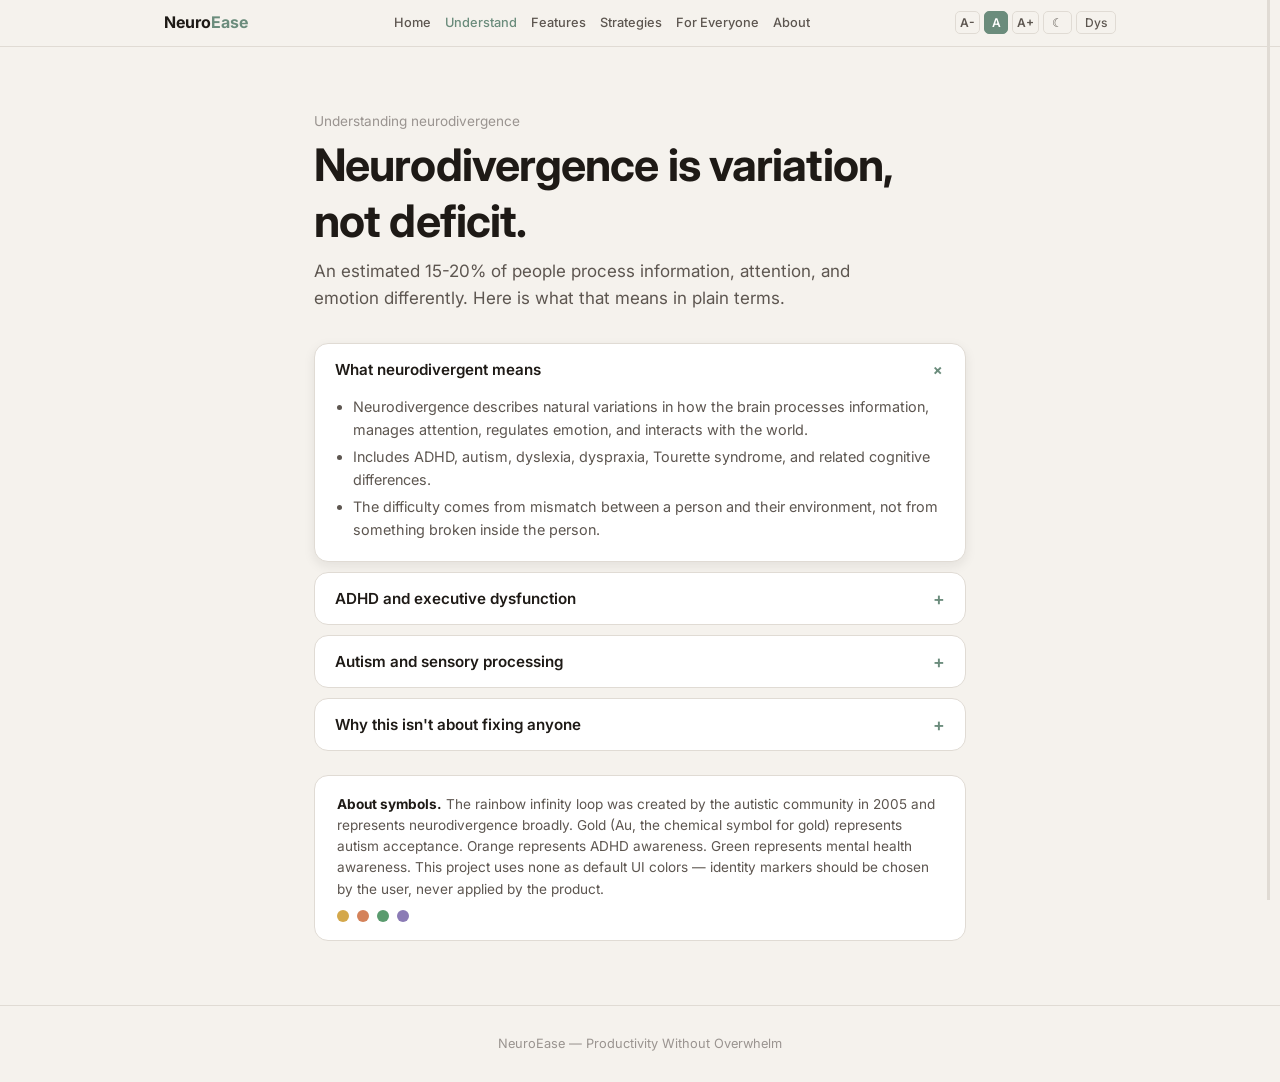
<file: understand.html>
<!DOCTYPE html>
<html lang="en" data-theme="calm" data-size="a">
<head>
<meta charset="UTF-8">
<meta name="viewport" content="width=device-width, initial-scale=1.0">
<title>Understand — NeuroEase</title>
<link rel="preconnect" href="https://fonts.googleapis.com">
<link href="https://fonts.googleapis.com/css2?family=Inter:wght@400;500;600;700&display=swap" rel="stylesheet">
<link rel="stylesheet" href="styles.css">
<style>
.container{max-width:700px}
.accordion{margin-top:32px;display:flex;flex-direction:column;gap:10px}
.accordion-item{background:var(--surface);border-radius:var(--radius);border:1px solid var(--hairline);overflow:hidden;transition:transform .2s,box-shadow .2s}
.accordion-item:hover{box-shadow:var(--shadow-sm)}
.accordion-item.open{box-shadow:var(--shadow-md)}
.accordion-trigger{
  width:100%;display:flex;align-items:center;justify-content:space-between;
  padding:16px 20px;border:none;background:transparent;
  font-family:var(--font-display);font-weight:600;font-size:0.95rem;
  color:var(--text);cursor:pointer;text-align:left;gap:10px
}
.accordion-trigger:hover{background:var(--bg)}
.accordion-trigger .icon{font-size:1.1rem;line-height:1;color:var(--accent);transition:transform .2s}
.accordion-item.open .accordion-trigger .icon{transform:rotate(45deg)}
.accordion-panel{padding:0 20px 16px;display:none}
.accordion-item.open .accordion-panel{display:block;animation:tabIn .3s ease-out}
@keyframes tabIn{from{opacity:0;transform:translateY(-4px)}to{opacity:1;transform:translateY(0)}}
.accordion-panel ul{padding-left:18px}
.accordion-panel li{font-size:0.9rem;color:var(--text-secondary);margin-bottom:4px}
.awareness{margin-top:24px;padding:18px 22px;background:var(--surface);border-radius:var(--radius);border:1px solid var(--hairline);font-size:0.85rem;color:var(--text-secondary);line-height:1.55}
.awareness strong{color:var(--text)}
.awareness-dots{display:flex;gap:8px;margin-top:10px}
.awareness-dots span{width:12px;height:12px;border-radius:50%;flex-shrink:0}
</style>
</head>
<body>

<header>
  <div class="header-inner">
    <div class="logo">Neuro<span>Ease</span></div>
    <nav class="nav-links">
      <a href="index.html">Home</a>
      <a href="understand.html" class="active">Understand</a>
      <a href="features.html">Features</a>
      <a href="strategies.html">Strategies</a>
      <a href="for-everyone.html">For Everyone</a>
      <a href="about.html">About</a>
    </nav>
    <div class="controls">
      <button class="ctrl-btn size-btn" data-size="sm" title="Smaller text">A-</button>
      <button class="ctrl-btn size-btn active" data-size="a" title="Default text">A</button>
      <button class="ctrl-btn size-btn" data-size="lg" title="Larger text">A+</button>
      <button class="ctrl-btn" id="themeToggle" title="Switch theme">&#9790;</button>
      <button class="ctrl-btn" id="dyslexiaToggle" title="Dyslexia-friendly font">Dys</button>
    </div>
  </div>
</header>

<section>
  <div class="container">
    <p class="sm" style="margin-bottom:6px;">Understanding neurodivergence</p>
    <h1>Neurodivergence is variation, not deficit.</h1>
    <p class="sub" style="margin-top:8px;">An estimated 15-20% of people process information, attention, and emotion differently. Here is what that means in plain terms.</p>

    <div class="accordion">
      <div class="accordion-item open reveal">
        <button class="accordion-trigger" aria-expanded="true">
          <span>What neurodivergent means</span>
          <span class="icon">+</span>
        </button>
        <div class="accordion-panel">
          <ul>
            <li>Neurodivergence describes natural variations in how the brain processes information, manages attention, regulates emotion, and interacts with the world.</li>
            <li>Includes ADHD, autism, dyslexia, dyspraxia, Tourette syndrome, and related cognitive differences.</li>
            <li>The difficulty comes from mismatch between a person and their environment, not from something broken inside the person.</li>
          </ul>
        </div>
      </div>
      <div class="accordion-item reveal">
        <button class="accordion-trigger" aria-expanded="false">
          <span>ADHD and executive dysfunction</span>
          <span class="icon">+</span>
        </button>
        <div class="accordion-panel">
          <ul>
            <li>Executive functions are the brain's management system: planning, task initiation, time management, working memory, emotional regulation.</li>
            <li>Executive dysfunction means knowing you need to start a task but being unable to make your body begin. It is not laziness — it is a neurological barrier.</li>
            <li>Time blindness, emotional flooding after rejection (RSD), and overwhelm from multi-step instructions are common experiences.</li>
          </ul>
        </div>
      </div>
      <div class="accordion-item reveal">
        <button class="accordion-trigger" aria-expanded="false">
          <span>Autism and sensory processing</span>
          <span class="icon">+</span>
        </button>
        <div class="accordion-panel">
          <ul>
            <li>Many autistic people have heightened or reduced sensitivity to light, sound, touch, smell, or internal body signals (interoception).</li>
            <li>Alexithymia — difficulty identifying or naming emotions — makes standard mood trackers that ask "how do you feel?" inaccessible.</li>
            <li>Monotropism: intense, sustained focus on one interest. Rigid timers interrupt this instead of supporting it.</li>
          </ul>
        </div>
      </div>
      <div class="accordion-item reveal">
        <button class="accordion-trigger" aria-expanded="false">
          <span>Why this isn't about fixing anyone</span>
          <span class="icon">+</span>
        </button>
        <div class="accordion-panel">
          <ul>
            <li>NeuroEase takes the neurodiversity stance: neurological variation is a normal and valuable part of human diversity.</li>
            <li>The goal is not to make neurodivergent people function like neurotypical people. The goal is to build tools and environments that accommodate different cognitive styles.</li>
            <li>Companies that embrace neurodiversity consistently outperform their peers on innovation, retention, and productivity.</li>
          </ul>
        </div>
      </div>
    </div>

    <div class="awareness">
      <strong>About symbols.</strong> The rainbow infinity loop was created by the autistic community in 2005 and represents neurodivergence broadly. Gold (Au, the chemical symbol for gold) represents autism acceptance. Orange represents ADHD awareness. Green represents mental health awareness. This project uses none as default UI colors — identity markers should be chosen by the user, never applied by the product.
      <div class="awareness-dots">
        <span style="background:#D4A84B;" title="Gold: neurodiversity"></span>
        <span style="background:#D4825A;" title="Orange: ADHD"></span>
        <span style="background:#5A9B6E;" title="Green: mental health"></span>
        <span style="background:#8B7BB5;" title="Purple: epilepsy / neurodiversity"></span>
      </div>
    </div>
  </div>
</section>

<footer><p>NeuroEase — Productivity Without Overwhelm</p></footer>

<div class="scroll-line" aria-hidden="true"><div class="scroll-line-fill" id="scrollFill"></div></div>

<script>
(function(){
  const html=document.documentElement;const key='neuroease';
  function load(){try{const d=JSON.parse(localStorage.getItem(key));if(d){if(d.theme)html.setAttribute('data-theme',d.theme);if(d.size)html.setAttribute('data-size',d.size);if(d.dyslexia)html.setAttribute('data-dyslexia',d.dyslexia);}}catch(e){}}
  function save(){try{localStorage.setItem(key,JSON.stringify({theme:html.getAttribute('data-theme'),size:html.getAttribute('data-size'),dyslexia:html.getAttribute('data-dyslexia')}));}catch(e){}}
  load();
  document.querySelectorAll('.size-btn').forEach(b=>{b.addEventListener('click',()=>{document.querySelectorAll('.size-btn').forEach(x=>x.classList.remove('active'));b.classList.add('active');html.setAttribute('data-size',b.dataset.size);save();});});
  const themeBtn=document.getElementById('themeToggle');themeBtn.addEventListener('click',()=>{const cur=html.getAttribute('data-theme');const next=cur==='calm'?'dark':'calm';html.setAttribute('data-theme',next);themeBtn.innerHTML=next==='calm'?'&#9790;':'&#9788;';save();});if(html.getAttribute('data-theme')==='dark')themeBtn.innerHTML='&#9788;';
  const dysBtn=document.getElementById('dyslexiaToggle');dysBtn.addEventListener('click',()=>{const cur=html.getAttribute('data-dyslexia');if(cur==='on'){html.removeAttribute('data-dyslexia');dysBtn.textContent='Dys';dysBtn.classList.remove('active')}else{html.setAttribute('data-dyslexia','on');dysBtn.textContent='Dys';dysBtn.classList.add('active')}save();});if(html.getAttribute('data-dyslexia')==='on')dysBtn.classList.add('active');
  const sz=html.getAttribute('data-size');if(sz){document.querySelectorAll('.size-btn').forEach(b=>b.classList.toggle('active',b.dataset.size===sz));}
  window.addEventListener('scroll',()=>{const h=document.documentElement.scrollHeight-window.innerHeight;if(h>0)document.getElementById('scrollFill').style.height=(window.scrollY/h*100)+'%';});
  document.querySelectorAll('.accordion-trigger').forEach(t=>{t.addEventListener('click',()=>{const i=t.closest('.accordion-item');i.classList.toggle('open');t.setAttribute('aria-expanded',i.classList.contains('open'));});});
})();
</script>
<script src="neuroease.js"></script>
</body>
</html>
</file>
<file: styles.css>
*,*::before,*::after{box-sizing:border-box;margin:0;padding:0}
html{scroll-behavior:smooth}
body{
  font-family:var(--font-body),system-ui,sans-serif;
  font-size:var(--body-size);line-height:1.6;color:var(--text);
  -webkit-font-smoothing:antialiased;
  background:var(--bg);transition:background .25s,color .25s
}
img{max-width:100%;height:auto;display:block}
a{color:var(--accent);text-decoration:underline;text-underline-offset:2px}
a:hover{color:var(--accent-hover)}
@font-face{font-family:'OpenDyslexic';src:url('https://cdn.jsdelivr.net/npm/open-dyslexic@1.0.3/woff/OpenDyslexic-Regular.woff') format('woff');font-weight:400;font-style:normal;font-display:swap}
@font-face{font-family:'OpenDyslexic';src:url('https://cdn.jsdelivr.net/npm/open-dyslexic@1.0.3/woff/OpenDyslexic-Bold.woff') format('woff');font-weight:700;font-style:normal;font-display:swap}
:root{
  --bg:#F5F2ED;--surface:#FFF;--hairline:#E0DBD4;
  --text:#1E1A16;--text-secondary:#5D5650;--text-muted:#9A9490;
  --accent:#6B8C7C;--accent-hover:#5A7A6B;--accent-2:#8AB3A0;
  --body-size:17px;--body-sm:15px;--body-lg:20px;
  --radius:14px;--radius-sm:8px;
  --font-display:'Inter',sans-serif;
  --font-body:'Inter',sans-serif;
  --nav-bg:rgba(245,242,237,0.92);
  --shadow-sm:0 1px 3px rgba(30,26,22,0.06);
  --shadow-md:0 4px 12px rgba(30,26,22,0.08);
  --shadow-lg:0 8px 24px rgba(30,26,22,0.1)
}
[data-theme="dark"]{
  --bg:#0D0B0A;--surface:#1A1614;--hairline:#2C2724;
  --text:#E4DDD6;--text-secondary:#A89F98;--text-muted:#7A736E;
  --accent:#8AB3A0;--accent-hover:#9BC4B0;--accent-2:#6B8C7C;
  --nav-bg:rgba(13,11,10,0.92);
  --shadow-sm:0 1px 3px rgba(0,0,0,0.3);
  --shadow-md:0 4px 12px rgba(0,0,0,0.4);
  --shadow-lg:0 8px 24px rgba(0,0,0,0.5)
}
[data-dyslexia="on"] body{--font-body:'OpenDyslexic',sans-serif}

html[data-size="a"]{--body-size:17px}
html[data-size="sm"]{--body-size:15px}
html[data-size="lg"]{--body-size:20px}

h1,h2,h3{font-family:var(--font-display);font-weight:600;line-height:1.25;color:var(--text)}
h1{font-size:clamp(1.7rem,4vw,2.8rem);font-weight:700;letter-spacing:-0.02em}
h2{font-size:clamp(1.2rem,2.5vw,1.8rem)}
h3{font-size:clamp(1rem,1.6vw,1.25rem)}
.sub{color:var(--text-secondary);line-height:1.55;max-width:600px}
.sm{font-size:0.85rem;color:var(--text-muted)}
.container{max-width:1000px;margin:0 auto;padding:0 24px}
section{padding:64px 0}

header{
  position:sticky;top:0;z-index:50;
  background:var(--nav-bg);backdrop-filter:blur(14px);
  border-bottom:1px solid var(--hairline);
  transition:background .25s
}
.header-inner{
  display:flex;align-items:center;justify-content:space-between;
  padding:10px 24px;max-width:1000px;margin:0 auto;gap:10px
}
.logo{font-family:var(--font-display);font-weight:700;font-size:1rem;white-space:nowrap}
.logo span{color:var(--accent)}
.nav-links{display:flex;gap:14px;overflow-x:auto;flex-shrink:1}
.nav-links a{font-size:0.8rem;font-weight:500;color:var(--text-secondary);text-decoration:none;white-space:nowrap;transition:color .15s}
.nav-links a:hover,.nav-links a.active{color:var(--accent)}
.controls{display:flex;align-items:center;gap:4px;flex-shrink:0}
.ctrl-btn{
  padding:3px 8px;border-radius:5px;border:1px solid var(--hairline);
  background:transparent;color:var(--text-secondary);cursor:pointer;
  font-family:var(--font-body);font-size:0.75rem;font-weight:500;
  transition:all .15s
}
.ctrl-btn:hover{border-color:var(--accent);color:var(--accent)}
.ctrl-btn.active{background:var(--accent);color:#fff;border-color:var(--accent)}
.size-btn{font-weight:600;min-width:24px;text-align:center;padding:3px 4px}

.btn{
  display:inline-flex;align-items:center;gap:5px;
  padding:10px 20px;border-radius:100px;
  font-family:var(--font-display);font-weight:600;font-size:0.88rem;
  border:none;cursor:pointer;transition:all .2s;text-decoration:none
}
.btn-primary{background:var(--accent);color:#fff}
.btn-primary:hover{background:var(--accent-hover);transform:translateY(-1px);text-decoration:none}
.btn-outline{background:transparent;border:1.5px solid var(--hairline);color:var(--text)}
.btn-outline:hover{border-color:var(--accent);color:var(--accent);text-decoration:none}

.scroll-line{position:fixed;top:0;right:10px;width:3px;height:100vh;background:var(--hairline);z-index:999;pointer-events:none}
.scroll-line-fill{width:100%;height:0%;background:var(--accent);border-radius:3px;transition:height .1s ease-out}

section{animation:fadeUp .5s ease-out}
@keyframes fadeUp{from{opacity:0;transform:translateY(12px)}to{opacity:1;transform:translateY(0)}}

:focus-visible{outline:2px solid var(--accent);outline-offset:2px}

.reveal{opacity:0;transform:translateY(28px) scale(0.96);transition:opacity .55s cubic-bezier(0.34,1.56,0.64,1),transform .55s cubic-bezier(0.34,1.56,0.64,1)}
.reveal.visible{opacity:1;transform:translateY(0) scale(1)}
.reveal-d1{transition-delay:0s}
.reveal-d2{transition-delay:.08s}
.reveal-d3{transition-delay:.16s}
.reveal-d4{transition-delay:.24s}
.reveal-d5{transition-delay:.32s}
.reveal-d6{transition-delay:.4s}
.reveal-d7{transition-delay:.48s}
.reveal-d8{transition-delay:.56s}
@media(prefers-reduced-motion){*,*::before,*::after{transition-duration:0s!important;animation-duration:0s!important;transform:none!important}.reveal,.reveal-d1,.reveal-d2,.reveal-d3,.reveal-d4,.reveal-d5,.reveal-d6,.reveal-d7,.reveal-d8{opacity:1;transform:none;transition:none}}

footer{padding:28px 24px;text-align:center;border-top:1px solid var(--hairline)}
footer p{font-size:0.8rem;color:var(--text-muted)}

@media(max-width:700px){
  .header-inner{flex-wrap:wrap}
  .nav-links{order:3;width:100%}
  section{padding:40px 0}
}
</file>
